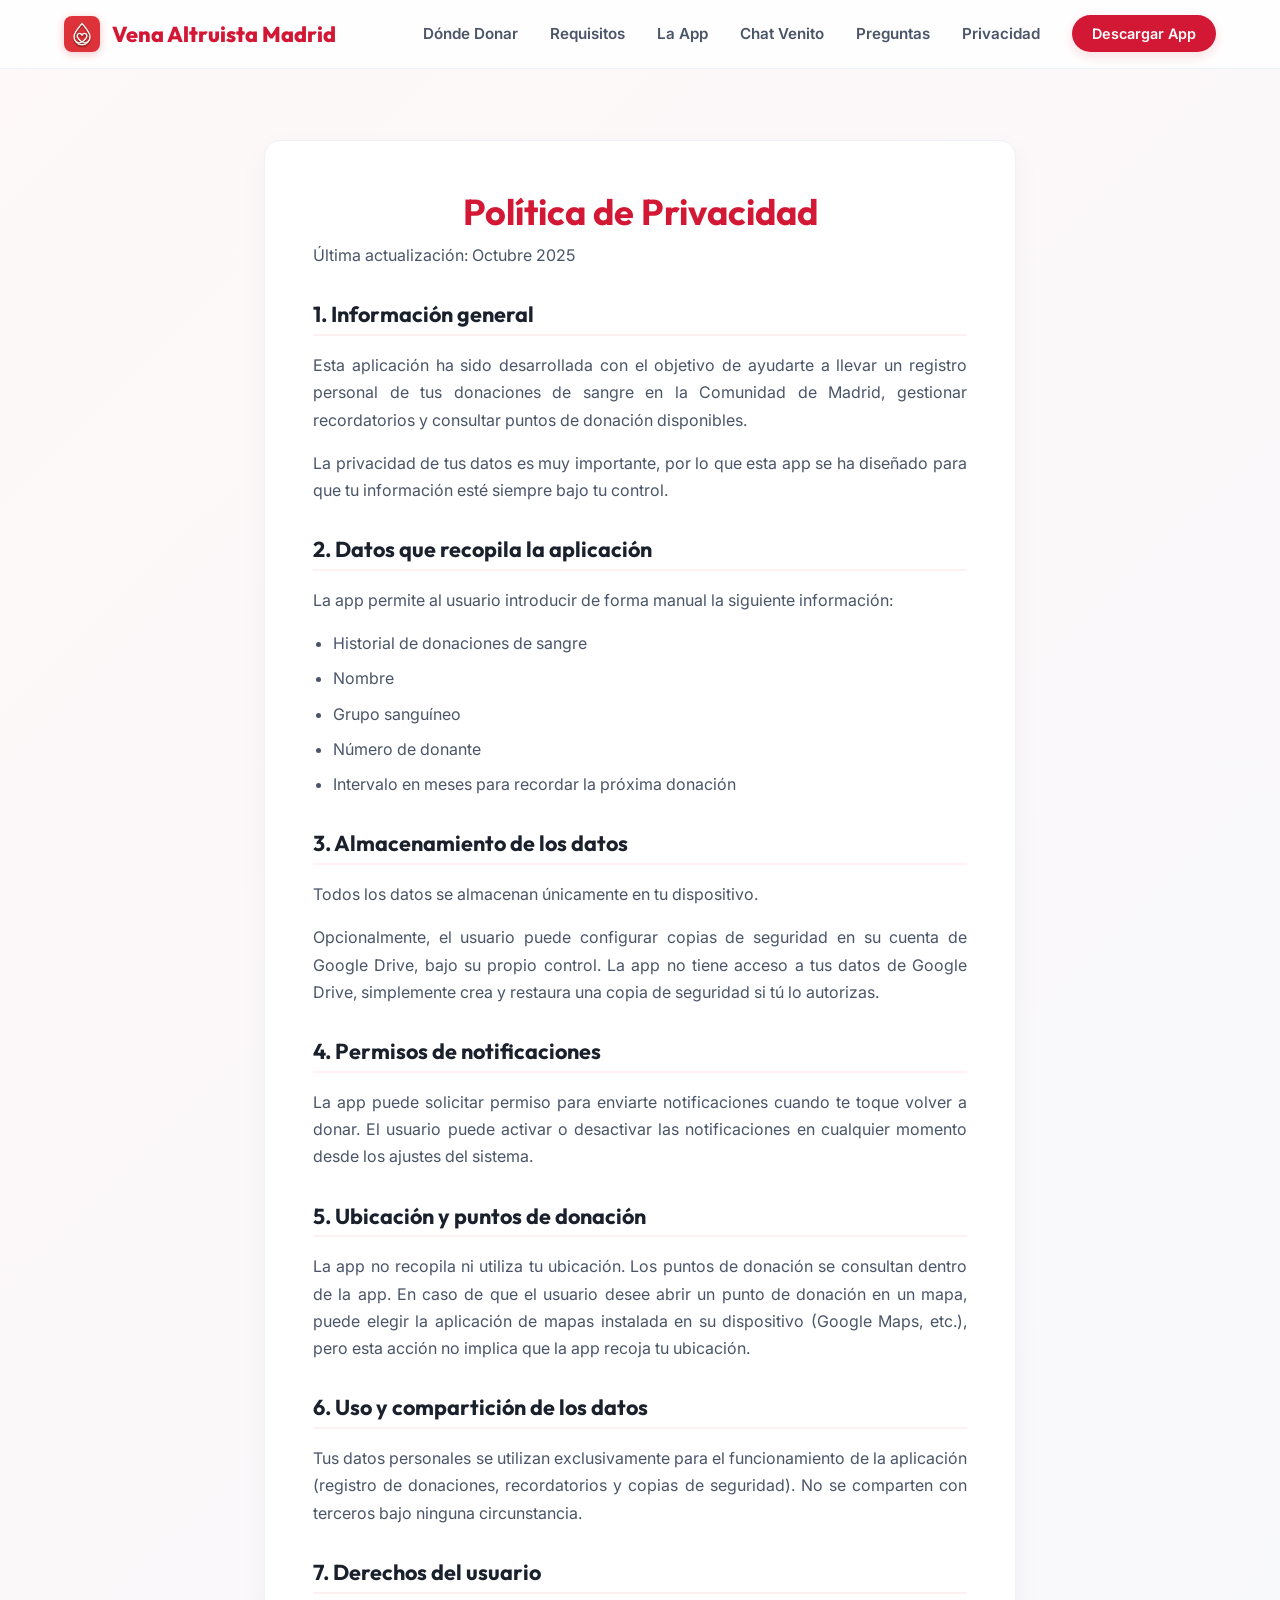
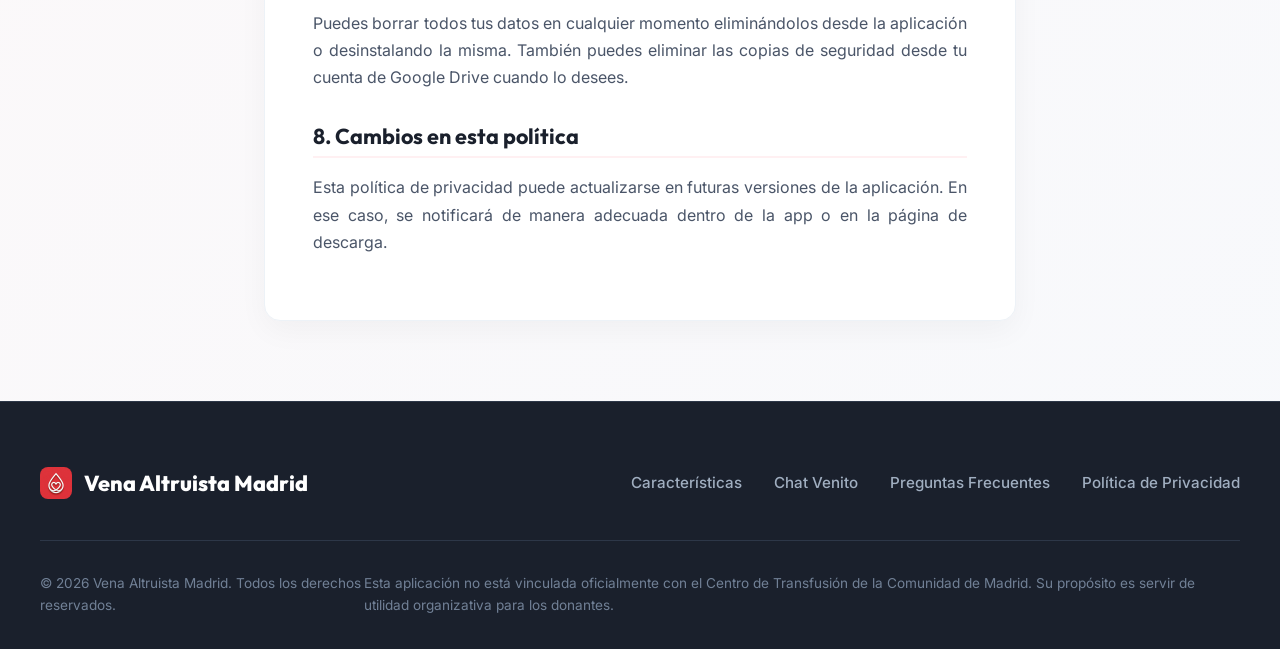
<file: privacy.html>
<!doctype html>
<html lang="es">
<head>
  <meta charset="utf-8">
  <meta name="viewport" content="width=device-width, initial-scale=1.0">
  
  <!-- SEO Meta Tags -->
  <title>Política de Privacidad — Vena Altruista Madrid</title>
  <meta name="description" content="Política de privacidad de la aplicación Vena Altruista Madrid. Tu privacidad es lo primero: conoce cómo tratamos tus datos de forma 100% local.">
  <meta name="robots" content="noindex, follow">
  <link rel="canonical" href="https://cargon16.github.io/donasangremadridweb/privacy.html">

  <!-- Favicon -->
  <link rel="icon" type="image/jpeg" href="logo.jpg">

  <!-- Local Premium Styling -->
  <link rel="stylesheet" href="styles.css">
</head>
<body>

  <!-- Navigation -->
  <header>
    <div class="nav-container">
      <a href="./index.html" class="logo">
        <img src="logo.jpg" alt="Vena Altruista Madrid Logo" style="width: 36px; height: 36px; border-radius: 8px; object-fit: cover; box-shadow: 0 2px 8px rgba(211, 24, 53, 0.25);">
        <span>Vena Altruista Madrid</span>
      </a>
      <ul class="nav-menu">
        <li><a href="./index.html#puntos" class="nav-link">Dónde Donar</a></li>
        <li><a href="./index.html#requisitos" class="nav-link">Requisitos</a></li>
        <li><a href="./index.html#features" class="nav-link">La App</a></li>
        <li><a href="./index.html#venito" class="nav-link">Chat Venito</a></li>
        <li><a href="./index.html#faq" class="nav-link">Preguntas</a></li>
        <li><a href="./privacy.html" class="nav-link">Privacidad</a></li>
        <li><a href="https://play.google.com/store/apps/details?id=com.carlisoft.donasangremadrid" target="_blank" rel="noopener" class="nav-btn">Descargar App</a></li>
      </ul>
    </div>
  </header>

  <!-- Legal Main Section -->
  <main class="legal-main">
    <article class="legal-card">
      <h1>Política de Privacidad</h1>
      <p class="legal-date">Última actualización: Octubre 2025</p>

      <h2>1. Información general</h2>
      <p>Esta aplicación ha sido desarrollada con el objetivo de ayudarte a llevar un registro personal de tus donaciones de sangre en la Comunidad de Madrid, gestionar recordatorios y consultar puntos de donación disponibles.</p>
      <p>La privacidad de tus datos es muy importante, por lo que esta app se ha diseñado para que tu información esté siempre bajo tu control.</p>

      <h2>2. Datos que recopila la aplicación</h2>
      <p>La app permite al usuario introducir de forma manual la siguiente información:</p>
      <ul>
        <li>Historial de donaciones de sangre</li>
        <li>Nombre</li>
        <li>Grupo sanguíneo</li>
        <li>Número de donante</li>
        <li>Intervalo en meses para recordar la próxima donación</li>
      </ul>

      <h2>3. Almacenamiento de los datos</h2>
      <p>Todos los datos se almacenan únicamente en tu dispositivo.</p>
      <p>Opcionalmente, el usuario puede configurar copias de seguridad en su cuenta de Google Drive, bajo su propio control. La app no tiene acceso a tus datos de Google Drive, simplemente crea y restaura una copia de seguridad si tú lo autorizas.</p>

      <h2>4. Permisos de notificaciones</h2>
      <p>La app puede solicitar permiso para enviarte notificaciones cuando te toque volver a donar. El usuario puede activar o desactivar las notificaciones en cualquier momento desde los ajustes del sistema.</p>

      <h2>5. Ubicación y puntos de donación</h2>
      <p>La app no recopila ni utiliza tu ubicación. Los puntos de donación se consultan dentro de la app. En caso de que el usuario desee abrir un punto de donación en un mapa, puede elegir la aplicación de mapas instalada en su dispositivo (Google Maps, etc.), pero esta acción no implica que la app recoja tu ubicación.</p>

      <h2>6. Uso y compartición de los datos</h2>
      <p>Tus datos personales se utilizan exclusivamente para el funcionamiento de la aplicación (registro de donaciones, recordatorios y copias de seguridad). No se comparten con terceros bajo ninguna circunstancia.</p>

      <h2>7. Derechos del usuario</h2>
      <p>Puedes borrar todos tus datos en cualquier momento eliminándolos desde la aplicación o desinstalando la misma. También puedes eliminar las copias de seguridad desde tu cuenta de Google Drive cuando lo desees.</p>

      <h2>8. Cambios en esta política</h2>
      <p>Esta política de privacidad puede actualizarse en futuras versiones de la aplicación. En ese caso, se notificará de manera adecuada dentro de la app o en la página de descarga.</p>
    </article>
  </main>

  <!-- Footer -->
  <footer>
    <div class="footer-container">
      <div class="footer-top">
        <div class="footer-logo">
          <img src="logo.jpg" alt="Vena Altruista Madrid Logo" style="width: 32px; height: 32px; border-radius: 8px; object-fit: cover;">
          <span>Vena Altruista Madrid</span>
        </div>
        <div class="footer-links">
          <a href="./index.html#features" class="footer-link">Características</a>
          <a href="./index.html#venito" class="footer-link">Chat Venito</a>
          <a href="./index.html#faq" class="footer-link">Preguntas Frecuentes</a>
          <a href="./privacy.html" class="footer-link">Política de Privacidad</a>
        </div>
      </div>
      <div class="footer-bottom">
        <p>&copy; 2026 Vena Altruista Madrid. Todos los derechos reservados.</p>
        <p>Esta aplicación no está vinculada oficialmente con el Centro de Transfusión de la Comunidad de Madrid. Su propósito es servir de utilidad organizativa para los donantes.</p>
      </div>
    </div>
  </footer>

</body>
</html>
</file>
<file: styles.css>
/* Dona Sangre Madrid - Design System & Styles */
@import url('https://fonts.googleapis.com/css2?family=Inter:wght@300;400;500;600;700&family=Outfit:wght@400;500;600;700;800&display=swap');

:root {
  --primary: #d31835;
  --primary-hover: #b00f27;
  --primary-light: #fff0f2;
  --primary-glow: rgba(211, 24, 53, 0.15);
  --bg-gradient: linear-gradient(135deg, #fef8f8 0%, #f7f9fc 100%);
  --text-primary: #1a202c;
  --text-secondary: #4a5568;
  --text-muted: #718096;
  --card-bg: #ffffff;
  --card-shadow: 0 10px 30px rgba(0, 0, 0, 0.04);
  --card-shadow-hover: 0 20px 40px rgba(211, 24, 53, 0.08);
  --nav-bg: rgba(255, 255, 255, 0.85);
  --border-color: #edf2f7;
  --max-width: 1200px;
  --radius-lg: 24px;
  --radius-md: 16px;
  --radius-sm: 8px;
  --transition: all 0.3s cubic-bezier(0.4, 0, 0.2, 1);
}

/* Reset */
* {
  box-sizing: border-box;
  margin: 0;
  padding: 0;
}

html {
  scroll-behavior: smooth;
}

body {
  font-family: 'Inter', -apple-system, BlinkMacSystemFont, "Segoe UI", Roboto, Helvetica, Arial, sans-serif;
  background: var(--bg-gradient);
  color: var(--text-primary);
  line-height: 1.6;
  overflow-x: hidden;
  -webkit-font-smoothing: antialiased;
}

h1, h2, h3 {
  font-family: 'Outfit', sans-serif;
  font-weight: 700;
  color: var(--text-primary);
  line-height: 1.25;
}

a {
  color: var(--primary);
  text-decoration: none;
  transition: var(--transition);
}

a:hover {
  color: var(--primary-hover);
}

/* Header & Navigation */
header {
  position: fixed;
  top: 0;
  left: 0;
  width: 100%;
  z-index: 1000;
  background: var(--nav-bg);
  backdrop-filter: blur(12px);
  -webkit-backdrop-filter: blur(12px);
  border-bottom: 1px solid var(--border-color);
  transition: var(--transition);
}

.nav-container {
  max-width: var(--max-width);
  margin: 0 auto;
  padding: 16px 24px;
  display: flex;
  justify-content: space-between;
  align-items: center;
  position: relative;
}

.logo {
  display: flex;
  align-items: center;
  gap: 12px;
  font-family: 'Outfit', sans-serif;
  font-size: 1.35rem;
  font-weight: 800;
  color: var(--primary);
}

.logo svg {
  fill: var(--primary);
  width: 32px;
  height: 32px;
  filter: drop-shadow(0 2px 4px rgba(211, 24, 53, 0.2));
  animation: heartbeat 1.5s infinite alternate;
}

@keyframes heartbeat {
  0% { transform: scale(1); }
  100% { transform: scale(1.08); }
}

.nav-menu {
  display: flex;
  gap: 32px;
  list-style: none;
  align-items: center;
}

.nav-link {
  font-weight: 600;
  font-size: 0.95rem;
  color: var(--text-secondary);
}

.nav-link:hover {
  color: var(--primary);
}

.nav-btn {
  background: var(--primary);
  color: white;
  padding: 10px 20px;
  border-radius: 50px;
  font-weight: 600;
  font-size: 0.9rem;
  box-shadow: 0 4px 12px var(--primary-glow);
}

.nav-btn:hover {
  background: var(--primary-hover);
  color: white;
  transform: translateY(-2px);
}

/* Hamburger toggle - hidden on desktop */
.nav-toggle {
  display: none;
}

.nav-burger {
  display: none;
  flex-direction: column;
  justify-content: center;
  gap: 5px;
  width: 32px;
  height: 32px;
  cursor: pointer;
  z-index: 1001;
}

.nav-burger span {
  display: block;
  width: 100%;
  height: 3px;
  background: var(--text-primary);
  border-radius: 2px;
  transition: var(--transition);
}

.nav-toggle:checked ~ .nav-burger span:nth-child(1) {
  transform: translateY(8px) rotate(45deg);
}
.nav-toggle:checked ~ .nav-burger span:nth-child(2) {
  opacity: 0;
}
.nav-toggle:checked ~ .nav-burger span:nth-child(3) {
  transform: translateY(-8px) rotate(-45deg);
}

/* Hero Section */
.hero {
  padding: 160px 24px 80px;
  max-width: var(--max-width);
  margin: 0 auto;
  display: grid;
  grid-template-columns: 1.2fr 0.8fr;
  gap: 64px;
  align-items: center;
}

.hero-content {
  display: flex;
  flex-direction: column;
  gap: 24px;
}

.badge {
  display: inline-flex;
  align-items: center;
  align-self: flex-start;
  gap: 8px;
  background: var(--primary-light);
  color: var(--primary);
  padding: 6px 16px;
  border-radius: 50px;
  font-size: 0.85rem;
  font-weight: 700;
  text-transform: uppercase;
  letter-spacing: 1px;
}

.hero-title {
  font-size: 3.5rem;
  letter-spacing: -0.02em;
}

.hero-title span {
  color: var(--primary);
  position: relative;
  display: inline-block;
}

.hero-title span::after {
  content: '';
  position: absolute;
  bottom: 4px;
  left: 0;
  width: 100%;
  height: 8px;
  background: var(--primary-glow);
  z-index: -1;
  border-radius: 4px;
}

.hero-desc {
  font-size: 1.2rem;
  color: var(--text-secondary);
  max-width: 580px;
}

.hero-ctas {
  display: flex;
  gap: 16px;
  align-items: center;
  margin-top: 12px;
}

.google-play-badge {
  display: inline-block;
  height: 56px;
  transition: var(--transition);
}

.google-play-badge:hover {
  transform: translateY(-4px);
  filter: drop-shadow(0 8px 16px rgba(0,0,0,0.15));
}

.google-play-badge img {
  height: 100%;
  width: auto;
}

.btn-secondary {
  height: 56px;
  display: inline-flex;
  align-items: center;
  padding: 0 28px;
  background: transparent;
  border: 2px solid var(--border-color);
  color: var(--text-secondary);
  border-radius: 14px;
  font-weight: 600;
  transition: var(--transition);
}

.btn-secondary:hover {
  border-color: var(--primary);
  color: var(--primary);
  background: var(--primary-light);
  transform: translateY(-2px);
}

.hero-image {
  position: relative;
  display: flex;
  justify-content: center;
  align-items: center;
}

.hero-image-bg {
  position: absolute;
  width: 110%;
  height: 110%;
  background: radial-gradient(circle, var(--primary-glow) 0%, transparent 70%);
  z-index: -1;
  border-radius: 50%;
}

.hero-mockup {
  max-width: 100%;
  height: auto;
  border-radius: 36px;
  filter: drop-shadow(0 20px 40px rgba(0,0,0,0.12));
  animation: float 6s ease-in-out infinite;
}

@keyframes float {
  0%, 100% { transform: translateY(0); }
  50% { transform: translateY(-15px); }
}

/* Features Section */
.features-section {
  padding: 80px 24px;
  background: #ffffff;
  border-top: 1px solid var(--border-color);
  border-bottom: 1px solid var(--border-color);
}

.section-container {
  max-width: var(--max-width);
  margin: 0 auto;
}

.section-header {
  text-align: center;
  max-width: 700px;
  margin: 0 auto 64px;
  display: flex;
  flex-direction: column;
  gap: 16px;
}

.section-title {
  font-size: 2.25rem;
}

.section-desc {
  font-size: 1.1rem;
  color: var(--text-secondary);
}

.features-grid {
  display: grid;
  grid-template-columns: repeat(auto-fit, minmax(280px, 1fr));
  gap: 32px;
}

.feature-card {
  background: var(--bg-gradient);
  border: 1px solid var(--border-color);
  border-radius: var(--radius-md);
  padding: 40px 32px;
  transition: var(--transition);
  display: flex;
  flex-direction: column;
  gap: 20px;
}

.feature-card:hover {
  transform: translateY(-8px);
  background: #ffffff;
  border-color: rgba(211, 24, 53, 0.2);
  box-shadow: var(--card-shadow-hover);
}

.feature-icon-wrapper {
  width: 56px;
  height: 56px;
  border-radius: 12px;
  background: white;
  display: flex;
  align-items: center;
  justify-content: center;
  box-shadow: 0 4px 12px rgba(0,0,0,0.03);
  color: var(--primary);
  font-size: 1.5rem;
  border: 1px solid var(--border-color);
}

.feature-card:hover .feature-icon-wrapper {
  background: var(--primary);
  color: white;
  border-color: var(--primary);
}

.feature-card h3 {
  font-size: 1.25rem;
  font-weight: 700;
}

.feature-card p {
  color: var(--text-secondary);
  font-size: 0.95rem;
  line-height: 1.6;
}

/* Call to Action Section */
.cta-banner {
  padding: 80px 24px;
  max-width: var(--max-width);
  margin: 40px auto;
  background: linear-gradient(135deg, #1a202c 0%, #2d3748 100%);
  border-radius: var(--radius-lg);
  color: white;
  text-align: center;
  position: relative;
  overflow: hidden;
  box-shadow: 0 20px 40px rgba(0,0,0,0.15);
}

.cta-banner::before {
  content: '';
  position: absolute;
  top: -150px;
  right: -150px;
  width: 300px;
  height: 300px;
  background: rgba(211, 24, 53, 0.15);
  border-radius: 50%;
  filter: blur(50px);
}

.cta-banner::after {
  content: '';
  position: absolute;
  bottom: -150px;
  left: -150px;
  width: 300px;
  height: 300px;
  background: rgba(211, 24, 53, 0.15);
  border-radius: 50%;
  filter: blur(50px);
}

.cta-content {
  position: relative;
  z-index: 2;
  max-width: 650px;
  margin: 0 auto;
  display: flex;
  flex-direction: column;
  gap: 24px;
  align-items: center;
}

.cta-content h2 {
  color: white;
  font-size: 2.5rem;
}

.cta-content p {
  color: #a0aec0;
  font-size: 1.15rem;
}

/* FAQ or Info Section */
.info-section {
  padding: 80px 24px;
  max-width: var(--max-width);
  margin: 0 auto;
}

.faq-grid {
  display: grid;
  grid-template-columns: 1fr 1fr;
  gap: 40px;
  margin-top: 48px;
}

.faq-item {
  background: var(--card-bg);
  border: 1px solid var(--border-color);
  border-radius: var(--radius-md);
  padding: 32px;
  box-shadow: var(--card-shadow);
}

.faq-item h3 {
  font-size: 1.15rem;
  margin-bottom: 12px;
  color: var(--primary);
  display: flex;
  align-items: center;
  gap: 10px;
}

.faq-item p {
  color: var(--text-secondary);
  font-size: 0.95rem;
}

/* Legal Document View */
.legal-main {
  padding-top: 140px;
  padding-bottom: 80px;
  max-width: 800px;
  margin: 0 auto;
  padding-left: 24px;
  padding-right: 24px;
}

.legal-card {
  background: #ffffff;
  border: 1px solid var(--border-color);
  border-radius: var(--radius-md);
  padding: 48px;
  box-shadow: var(--card-shadow);
}

.legal-card h1 {
  font-size: 2.25rem;
  color: var(--primary);
  margin-bottom: 8px;
  text-align: center;
}

.legal-date {
  color: var(--text-muted);
  text-align: center;
  margin-bottom: 40px;
  font-size: 0.95rem;
}

.legal-card h2 {
  font-size: 1.35rem;
  margin-top: 32px;
  margin-bottom: 16px;
  color: var(--text-primary);
  border-bottom: 2px solid var(--primary-light);
  padding-bottom: 6px;
}

.legal-card p, .legal-card ul {
  color: var(--text-secondary);
  font-size: 1rem;
  line-height: 1.7;
  margin-bottom: 16px;
  text-align: justify;
}

.legal-card ul {
  padding-left: 20px;
  margin-bottom: 24px;
}

.legal-card li {
  margin-bottom: 8px;
}

/* Footer */
footer {
  background: #1a202c;
  color: #a0aec0;
  padding: 64px 24px 32px;
  border-top: 1px solid #2d3748;
}

.footer-container {
  max-width: var(--max-width);
  margin: 0 auto;
  display: flex;
  flex-direction: column;
  gap: 40px;
}

.footer-top {
  display: flex;
  justify-content: space-between;
  align-items: center;
  flex-wrap: wrap;
  gap: 24px;
}

.footer-logo {
  display: flex;
  align-items: center;
  gap: 12px;
  font-family: 'Outfit', sans-serif;
  font-size: 1.35rem;
  font-weight: 800;
  color: white;
}

.footer-logo svg {
  fill: var(--primary);
  width: 32px;
  height: 32px;
}

.footer-links {
  display: flex;
  gap: 32px;
}

.footer-link {
  color: #a0aec0;
  font-weight: 500;
  font-size: 0.95rem;
}

.footer-link:hover {
  color: white;
}

.footer-bottom {
  display: flex;
  justify-content: space-between;
  align-items: center;
  border-top: 1px solid #2d3748;
  padding-top: 32px;
  font-size: 0.85rem;
  color: #718096;
}

/* Venito AI Section */
.venito-section {
  padding: 80px 24px;
  max-width: var(--max-width);
  margin: 0 auto;
  display: grid;
  grid-template-columns: 0.8fr 1.2fr;
  gap: 64px;
  align-items: center;
}

.venito-content {
  display: flex;
  flex-direction: column;
  gap: 24px;
}

.venito-features {
  list-style: none;
  display: flex;
  flex-direction: column;
  gap: 16px;
}

.venito-features li {
  display: flex;
  gap: 12px;
  align-items: flex-start;
}

.venito-features strong {
  color: var(--primary);
}

.venito-mockup {
  max-width: 100%;
  height: auto;
  border-radius: 36px;
  filter: drop-shadow(0 20px 40px rgba(0,0,0,0.12));
}

/* Responsive adjustments */
@media (max-width: 1024px) {
  .hero {
    grid-template-columns: 1fr;
    text-align: center;
    gap: 48px;
    padding-top: 140px;
  }
  
  .venito-section {
    grid-template-columns: 1fr;
    text-align: center;
    gap: 48px;
    padding-top: 40px;
  }
  
  .venito-content {
    align-items: center;
  }
  
  .venito-features li {
    text-align: left;
  }
  
  .venito-mockup {
    max-width: 320px;
    order: 2;
  }

  .hero-content {
    align-items: center;
  }

  .badge {
    align-self: center;
  }

  .hero-title {
    font-size: 2.75rem;
  }

  .hero-mockup {
    max-width: 320px;
  }

  .faq-grid {
    grid-template-columns: 1fr;
    gap: 24px;
  }
}

@media (max-width: 600px) {
  .hero-title {
    font-size: 2.25rem;
  }

  .hero-ctas {
    flex-direction: column;
    width: 100%;
  }

  .google-play-badge, .btn-secondary {
    width: 100%;
    max-width: 280px;
    display: flex;
    justify-content: center;
    height: auto;
  }

  .google-play-badge img {
    width: 100%;
    height: auto;
    aspect-ratio: 250 / 60;
    object-fit: contain;
  }

  .nav-burger {
    display: flex;
  }

  .nav-menu {
    display: flex;
    flex-direction: column;
    position: absolute;
    top: 100%;
    left: 0;
    width: 100%;
    background: var(--card-bg);
    padding: 0 24px;
    gap: 16px;
    border-bottom: 1px solid var(--border-color);
    box-shadow: var(--card-shadow);
    max-height: 0;
    overflow: hidden;
    opacity: 0;
    transition: var(--transition);
  }

  .nav-toggle:checked ~ .nav-menu {
    max-height: 400px;
    opacity: 1;
    padding: 16px 24px 24px;
  }

  .nav-btn {
    align-self: flex-start;
  }

  .legal-card {
    padding: 24px;
  }

  .footer-top {
    flex-direction: column;
    align-items: flex-start;
  }

  .footer-links {
    flex-direction: column;
    gap: 16px;
  }

  .footer-bottom {
    flex-direction: column;
    gap: 16px;
    text-align: center;
  }
}

/* Madrid Donation Guide & SEO Components */
.madrid-guide-section {
  padding: 80px 24px;
  background: #ffffff;
  border-top: 1px solid var(--border-color);
  border-bottom: 1px solid var(--border-color);
}

.madrid-stats-banner {
  background: linear-gradient(135deg, var(--primary-light) 0%, #fff 100%);
  border: 1px solid rgba(211, 24, 53, 0.15);
  border-radius: var(--radius-md);
  padding: 32px 40px;
  display: flex;
  align-items: center;
  justify-content: space-between;
  gap: 32px;
  margin-bottom: 56px;
  box-shadow: var(--card-shadow);
}

.madrid-stat-highlight {
  display: flex;
  flex-direction: column;
  gap: 4px;
}

.madrid-stat-number {
  font-family: 'Outfit', sans-serif;
  font-size: 2.75rem;
  font-weight: 800;
  color: var(--primary);
  line-height: 1;
}

.madrid-stat-label {
  font-size: 1rem;
  font-weight: 700;
  color: var(--text-primary);
}

.madrid-stat-text {
  font-size: 0.95rem;
  color: var(--text-secondary);
  max-width: 550px;
}

.points-grid {
  display: grid;
  grid-template-columns: repeat(auto-fit, minmax(320px, 1fr));
  gap: 32px;
  margin-bottom: 48px;
}

.point-card {
  background: var(--bg-gradient);
  border: 1px solid var(--border-color);
  border-radius: var(--radius-md);
  padding: 36px 30px;
  transition: var(--transition);
  display: flex;
  flex-direction: column;
  gap: 16px;
}

.point-card:hover {
  transform: translateY(-6px);
  background: #ffffff;
  border-color: rgba(211, 24, 53, 0.25);
  box-shadow: var(--card-shadow-hover);
}

.point-card-header {
  display: flex;
  align-items: center;
  gap: 16px;
}

.point-badge {
  font-size: 0.75rem;
  font-weight: 700;
  text-transform: uppercase;
  letter-spacing: 0.5px;
  padding: 4px 10px;
  border-radius: 20px;
  background: var(--primary-light);
  color: var(--primary);
}

.point-card h3 {
  font-size: 1.3rem;
  color: var(--text-primary);
}

.point-card p {
  color: var(--text-secondary);
  font-size: 0.95rem;
  line-height: 1.6;
}

.point-card ul {
  list-style: none;
  display: flex;
  flex-direction: column;
  gap: 8px;
  margin-top: 8px;
}

.point-card li {
  font-size: 0.9rem;
  color: var(--text-secondary);
  display: flex;
  align-items: center;
  gap: 8px;
}

.point-card li::before {
  content: '✓';
  color: var(--primary);
  font-weight: bold;
}

/* Requirements Section */
.requirements-section {
  padding: 80px 24px;
  background: var(--bg-gradient);
}

.requirements-grid {
  display: grid;
  grid-template-columns: repeat(auto-fit, minmax(260px, 1fr));
  gap: 24px;
}

.req-card {
  background: #ffffff;
  border: 1px solid var(--border-color);
  border-radius: var(--radius-md);
  padding: 32px 24px;
  box-shadow: var(--card-shadow);
  display: flex;
  flex-direction: column;
  gap: 12px;
  transition: var(--transition);
}

.req-card:hover {
  transform: translateY(-4px);
  border-color: rgba(211, 24, 53, 0.2);
  box-shadow: var(--card-shadow-hover);
}

.req-icon {
  font-size: 2rem;
  line-height: 1;
}

.req-card h3 {
  font-size: 1.15rem;
  color: var(--text-primary);
}

.req-card p {
  font-size: 0.9rem;
  color: var(--text-secondary);
  line-height: 1.55;
}

@media (max-width: 768px) {
  .madrid-stats-banner {
    flex-direction: column;
    align-items: flex-start;
    padding: 24px;
    gap: 16px;
  }
  
  .points-grid, .requirements-grid {
    grid-template-columns: 1fr;
  }
}

@media (prefers-reduced-motion: reduce) {
  .hero-mockup, .logo svg {
    animation: none;
  }
}


/* =========================================================
   Subpages: Reservas Hoy, Calculadora & Herramientas
   ========================================================= */
.page-hero {
  max-width: var(--max-width);
  margin: 0 auto;
  padding: 132px 24px 48px;
  text-align: center;
}

.page-hero .badge {
  display: inline-flex;
  margin-bottom: 16px;
}

.page-hero h1 {
  font-size: clamp(2rem, 4vw, 3rem);
  margin-bottom: 16px;
}

.page-hero p {
  max-width: 720px;
  margin: 0 auto 24px;
  color: var(--text-secondary);
  font-size: 1.08rem;
}

.tools-strip {
  max-width: var(--max-width);
  margin: 0 auto 32px;
  padding: 0 24px;
  display: grid;
  grid-template-columns: repeat(auto-fit, minmax(280px, 1fr));
  gap: 20px;
}

.tool-promo-card {
  background: var(--card-bg);
  border: 1px solid var(--border-color);
  border-radius: var(--radius-md);
  padding: 24px;
  box-shadow: var(--card-shadow);
  display: flex;
  flex-direction: column;
  gap: 10px;
  transition: var(--transition);
}

.tool-promo-card:hover {
  transform: translateY(-4px);
  box-shadow: var(--card-shadow-hover);
  border-color: rgba(211, 24, 53, 0.25);
}

.tool-promo-card h3 {
  font-size: 1.2rem;
}

.tool-promo-card p {
  font-size: 0.94rem;
  color: var(--text-secondary);
}

.tool-promo-link {
  margin-top: auto;
  font-weight: 700;
  font-size: 0.95rem;
}

/* Blood Reserves Traffic Light */
.reserves-meta {
  display: flex;
  flex-wrap: wrap;
  justify-content: space-between;
  align-items: center;
  gap: 12px;
  margin-bottom: 24px;
  color: var(--text-muted);
  font-size: 0.92rem;
}

.reserves-grid {
  display: grid;
  grid-template-columns: repeat(auto-fit, minmax(130px, 1fr));
  gap: 16px;
  margin-bottom: 48px;
}

.reserve-card {
  background: var(--card-bg);
  border-radius: var(--radius-md);
  padding: 20px 14px;
  text-align: center;
  box-shadow: var(--card-shadow);
  border: 2px solid var(--border-color);
  display: flex;
  flex-direction: column;
  align-items: center;
  gap: 8px;
}

.reserve-card.status-danger {
  border-color: #e53e3e;
  background: #fff5f5;
}

.reserve-card.status-warning {
  border-color: #dd6b20;
  background: #fffaf0;
}

.reserve-card.status-success {
  border-color: #38a169;
  background: #f0fff4;
}

.reserve-group {
  font-family: 'Outfit', sans-serif;
  font-size: 1.8rem;
  font-weight: 800;
}

.status-danger .reserve-group { color: #c53030; }
.status-warning .reserve-group { color: #c05621; }
.status-success .reserve-group { color: #2f855a; }

.reserve-pill {
  font-size: 0.78rem;
  font-weight: 700;
  padding: 4px 10px;
  border-radius: 999px;
}

.status-danger .reserve-pill { background: #fed7d7; color: #9b2c2c; }
.status-warning .reserve-pill { background: #feebc8; color: #9c4221; }
.status-success .reserve-pill { background: #c6f6d5; color: #22543d; }

.reserve-msg {
  font-size: 0.85rem;
  color: var(--text-secondary);
}

/* Mobile Points Filter & Cards */
.filter-bar {
  display: flex;
  flex-wrap: wrap;
  gap: 12px;
  margin-bottom: 24px;
}

.filter-input {
  flex: 1 1 260px;
  padding: 12px 16px;
  border-radius: var(--radius-sm);
  border: 1px solid #cbd5e0;
  font-size: 1rem;
  font-family: inherit;
  background: #fff;
}

.filter-input:focus {
  outline: none;
  border-color: var(--primary);
  box-shadow: 0 0 0 3px var(--primary-glow);
}

.date-tabs {
  display: flex;
  flex-wrap: wrap;
  gap: 8px;
  margin-bottom: 24px;
}

.date-tab {
  padding: 8px 14px;
  border-radius: 999px;
  border: 1px solid var(--border-color);
  background: #fff;
  color: var(--text-secondary);
  font-weight: 600;
  font-size: 0.88rem;
  cursor: pointer;
  transition: var(--transition);
}

.date-tab.active,
.date-tab:hover {
  background: var(--primary);
  color: #fff;
  border-color: var(--primary);
}

.mobile-points-grid {
  display: grid;
  grid-template-columns: repeat(auto-fit, minmax(280px, 1fr));
  gap: 18px;
}

.mobile-point-card {
  background: var(--card-bg);
  border: 1px solid var(--border-color);
  border-radius: var(--radius-md);
  padding: 20px;
  box-shadow: var(--card-shadow);
  display: flex;
  flex-direction: column;
  gap: 8px;
}

.mobile-point-city {
  font-weight: 700;
  color: var(--primary);
  font-size: 0.92rem;
  text-transform: uppercase;
  letter-spacing: 0.03em;
}

.mobile-point-address {
  font-weight: 600;
  color: var(--text-primary);
  font-size: 1.02rem;
}

.mobile-point-times {
  display: flex;
  flex-wrap: wrap;
  gap: 6px;
  margin-top: 4px;
}

.time-chip {
  background: var(--primary-light);
  color: var(--primary);
  font-weight: 600;
  font-size: 0.85rem;
  padding: 4px 10px;
  border-radius: 999px;
}

/* Interactive Calculator */
.calc-wrapper {
  max-width: 880px;
  margin: 0 auto 64px;
  padding: 0 24px;
}

.calc-card {
  background: var(--card-bg);
  border-radius: var(--radius-lg);
  padding: 36px;
  box-shadow: var(--card-shadow);
  border: 1px solid var(--border-color);
}

.calc-step-title {
  display: flex;
  align-items: center;
  gap: 10px;
  font-family: 'Outfit', sans-serif;
  font-size: 1.05rem;
  font-weight: 700;
  color: var(--text-primary);
  margin-bottom: 12px;
}

.calc-step-num {
  width: 26px;
  height: 26px;
  border-radius: 50%;
  background: var(--primary-light);
  color: var(--primary);
  display: inline-flex;
  align-items: center;
  justify-content: center;
  font-size: 0.85rem;
  font-weight: 800;
}

.calc-form-grid {
  display: grid;
  grid-template-columns: repeat(auto-fit, minmax(260px, 1fr));
  gap: 24px;
  margin-bottom: 28px;
}

.form-group label {
  display: block;
  font-weight: 600;
  margin-bottom: 8px;
  color: var(--text-primary);
  font-size: 0.95rem;
}

.form-control {
  width: 100%;
  padding: 13px 16px;
  border-radius: var(--radius-md);
  border: 1.5px solid #cbd5e0;
  font-size: 1rem;
  font-family: inherit;
  background: #fff;
  transition: var(--transition);
}

.form-control:focus {
  outline: none;
  border-color: var(--primary);
  box-shadow: 0 0 0 4px var(--primary-glow);
}

.quick-dates {
  display: flex;
  flex-wrap: wrap;
  gap: 8px;
  margin-top: 10px;
}

.quick-date-btn {
  padding: 6px 12px;
  border-radius: 999px;
  border: 1px solid var(--border-color);
  background: #f8fafc;
  color: var(--text-secondary);
  font-size: 0.82rem;
  font-weight: 600;
  cursor: pointer;
  transition: var(--transition);
}

.quick-date-btn:hover {
  border-color: var(--primary);
  color: var(--primary);
  background: var(--primary-light);
}

/* Segmented Sex Selector */
.segmented-group {
  display: grid;
  grid-template-columns: 1fr 1fr;
  gap: 10px;
}

.segmented-btn {
  position: relative;
  display: flex;
  flex-direction: column;
  align-items: flex-start;
  gap: 2px;
  padding: 12px 14px;
  border-radius: var(--radius-md);
  border: 1.5px solid var(--border-color);
  background: #f8fafc;
  cursor: pointer;
  text-align: left;
  transition: var(--transition);
  font-family: inherit;
}

.segmented-btn strong {
  font-size: 0.96rem;
  color: var(--text-primary);
}

.segmented-btn span {
  font-size: 0.8rem;
  color: var(--text-muted);
}

.segmented-btn.active {
  border-color: var(--primary);
  background: var(--primary-light);
  box-shadow: 0 4px 14px var(--primary-glow);
}

.segmented-btn.active strong {
  color: var(--primary);
}

/* Condition Tiles */
.checks-grid {
  display: grid;
  grid-template-columns: repeat(auto-fit, minmax(250px, 1fr));
  gap: 12px;
  margin-bottom: 24px;
}

.check-option {
  display: flex;
  align-items: flex-start;
  gap: 12px;
  padding: 14px 16px;
  border: 1.5px solid var(--border-color);
  border-radius: var(--radius-md);
  background: #f8fafc;
  cursor: pointer;
  font-size: 0.92rem;
  transition: var(--transition);
}

.check-option:hover {
  border-color: rgba(211, 24, 53, 0.35);
  background: #fff;
}

.check-option.selected {
  border-color: var(--primary);
  background: var(--primary-light);
}

.check-option input {
  margin-top: 3px;
  width: 17px;
  height: 17px;
  accent-color: var(--primary);
  flex-shrink: 0;
}

.check-body {
  display: flex;
  flex-direction: column;
  gap: 4px;
}

.check-badge {
  display: inline-block;
  align-self: flex-start;
  font-size: 0.74rem;
  font-weight: 700;
  padding: 2px 8px;
  border-radius: 999px;
  background: #edf2f7;
  color: var(--text-secondary);
}

.check-option.selected .check-badge {
  background: rgba(211, 24, 53, 0.14);
  color: var(--primary);
}

.calc-submit {
  width: 100%;
  padding: 15px 24px;
  border: none;
  border-radius: var(--radius-md);
  background: linear-gradient(135deg, var(--primary) 0%, #b00f27 100%);
  color: #fff;
  font-family: 'Outfit', sans-serif;
  font-size: 1.08rem;
  font-weight: 700;
  cursor: pointer;
  box-shadow: 0 8px 20px var(--primary-glow);
  transition: var(--transition);
}

.calc-submit:hover {
  transform: translateY(-2px);
  box-shadow: 0 12px 26px rgba(211, 24, 53, 0.25);
}

/* Result Card + Recovery Bar */
.calc-result {
  margin-top: 28px;
  padding: 28px;
  border-radius: var(--radius-md);
  background: linear-gradient(135deg, #fff5f6 0%, #ffffff 100%);
  border: 1.5px solid rgba(211, 24, 53, 0.25);
  display: none;
}

.calc-result.visible {
  display: block;
}

.calc-result.ready {
  background: linear-gradient(135deg, #f0fff4 0%, #ffffff 100%);
  border-color: rgba(56, 161, 105, 0.4);
}

.result-header {
  display: flex;
  flex-wrap: wrap;
  justify-content: space-between;
  align-items: center;
  gap: 12px;
  margin-bottom: 14px;
}

.result-countdown {
  font-family: 'Outfit', sans-serif;
  font-size: 1.45rem;
  font-weight: 800;
  color: var(--primary);
}

.calc-result.ready .result-countdown {
  color: #2f855a;
}

.result-percent {
  font-size: 0.88rem;
  font-weight: 700;
  padding: 5px 12px;
  border-radius: 999px;
  background: var(--primary-light);
  color: var(--primary);
}

.calc-result.ready .result-percent {
  background: #c6f6d5;
  color: #22543d;
}

.recovery-track {
  width: 100%;
  height: 12px;
  border-radius: 999px;
  background: #e2e8f0;
  overflow: hidden;
  margin-bottom: 16px;
}

.recovery-fill {
  height: 100%;
  width: 0%;
  border-radius: 999px;
  background: linear-gradient(90deg, #f56565 0%, var(--primary) 100%);
  transition: width 0.5s ease;
}

.calc-result.ready .recovery-fill {
  background: linear-gradient(90deg, #48bb78 0%, #2f855a 100%);
}

.calc-result p {
  color: var(--text-primary);
  margin-bottom: 16px;
}

.result-actions {
  display: flex;
  flex-wrap: wrap;
  align-items: center;
  gap: 12px;
}

.btn-calendar {
  display: inline-flex;
  align-items: center;
  gap: 8px;
  padding: 11px 18px;
  border-radius: var(--radius-sm);
  border: 1.5px solid var(--primary);
  background: #fff;
  color: var(--primary);
  font-weight: 700;
  font-size: 0.92rem;
  transition: var(--transition);
}

.btn-calendar:hover {
  background: var(--primary);
  color: #fff;
}

@media (max-width: 600px) {
  .calc-card {
    padding: 22px 18px;
  }
  .segmented-group {
    grid-template-columns: 1fr;
  }
}
</file>
